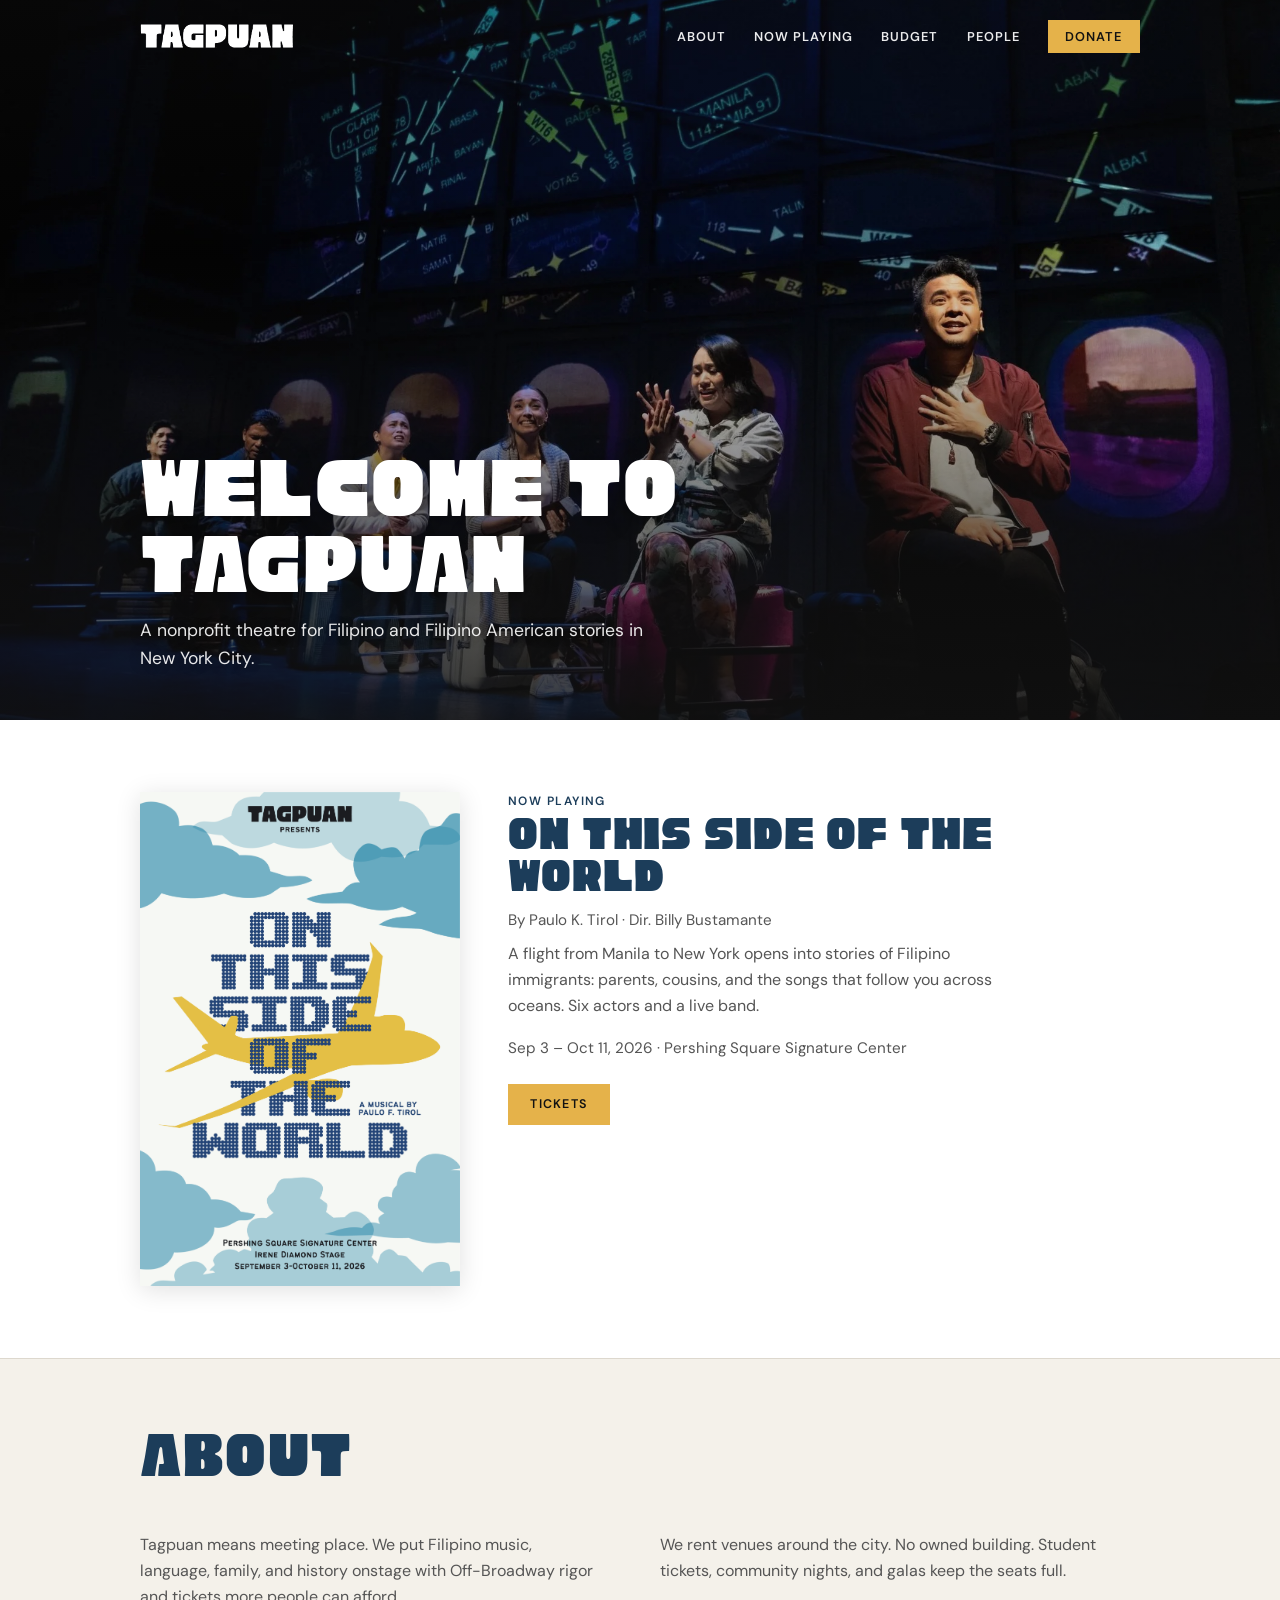
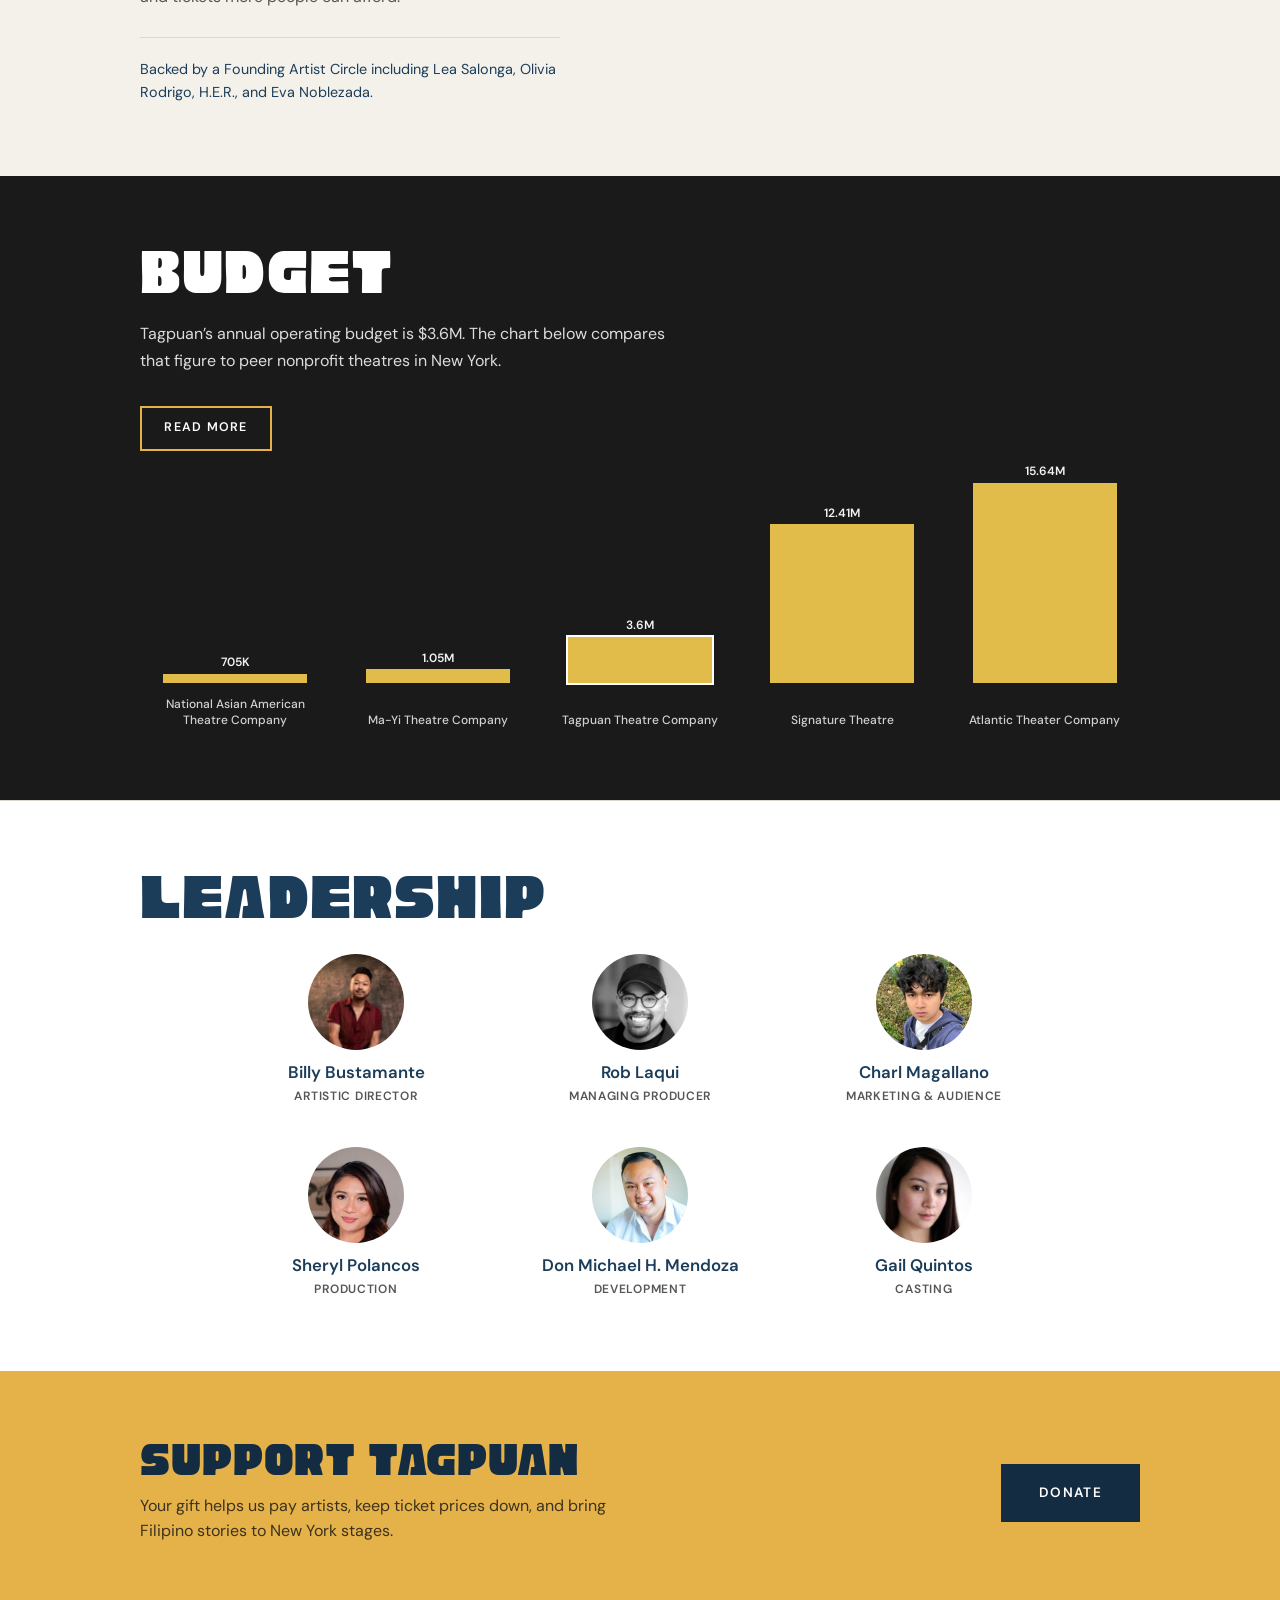
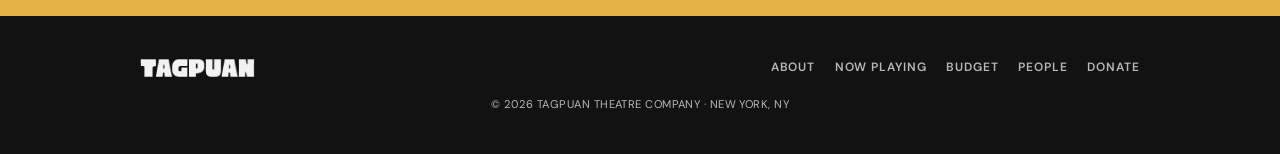
<file: index.html>
<!DOCTYPE html>
<html lang="en">
<head>
  <meta charset="UTF-8" />
  <meta name="viewport" content="width=device-width, initial-scale=1.0" />
  <meta name="description" content="Tagpuan Theatre Company — Filipino and Filipino American stories on New York stages." />
  <title>Tagpuan Theatre Company</title>
  <link rel="preconnect" href="https://fonts.googleapis.com" />
  <link rel="preconnect" href="https://fonts.gstatic.com" crossorigin />
  <link href="https://fonts.googleapis.com/css2?family=DM+Sans:wght@400;500;600&display=swap" rel="stylesheet" />
  <link rel="stylesheet" href="styles.css" />
</head>
<body>
  <main>
    <section class="hero" aria-labelledby="hero-heading">
      <header class="site-header">
        <nav class="nav" aria-label="Main">
          <a class="logo" href="#">
            <img src="Tagpuan.png" alt="Tagpuan" width="154" height="32" />
          </a>
          <button class="nav-toggle" type="button" aria-expanded="false" aria-controls="nav-menu" aria-label="Open menu">
            <span></span><span></span><span></span>
          </button>
          <ul id="nav-menu" class="nav-links">
            <li><a href="#about">About</a></li>
            <li><a href="#show">Now Playing</a></li>
            <li><a href="#budget">Budget</a></li>
            <li><a href="#people">People</a></li>
            <li><a href="#support" class="btn-nav">Donate</a></li>
          </ul>
        </nav>
      </header>
      <img
        class="hero-img"
        src="actors.png"
        alt="Cast of On This Side of the World on stage"
        width="1600"
        height="900"
      />
      <div class="hero-content wrap">
        <h1 id="hero-heading">Welcome to<br />Tagpuan</h1>
        <p class="hero-lead">
          A nonprofit theatre for Filipino and Filipino American stories in New York City.
        </p>
      </div>
    </section>

    <section id="show" class="now-playing">
      <div class="wrap">
        <article class="show-card">
          <a class="show-poster-link" href="#support">
            <img
              src="OTSOTW.png"
              alt="On This Side of the World poster"
              width="1651"
              height="2551"
            />
          </a>
          <div class="show-info">
            <p class="show-kicker">Now Playing</p>
            <h2>On This Side of the World</h2>
            <p class="show-meta">By Paulo K. Tirol · Dir. Billy Bustamante</p>
            <p class="show-blurb">
              A flight from Manila to New York opens into stories of Filipino immigrants: parents, cousins,
              and the songs that follow you across oceans. Six actors and a live band.
            </p>
            <p class="show-dates">Sep 3 – Oct 11, 2026 · Pershing Square Signature Center</p>
            <a class="btn" href="#support">Tickets</a>
          </div>
        </article>
      </div>
    </section>

    <section id="about" class="about">
      <div class="wrap about-wrap">
        <h2 class="block-title">About</h2>
        <p>
          Tagpuan means meeting place. We put Filipino music, language, family, and history onstage
          with Off-Broadway rigor and tickets more people can afford.
        </p>
        <p>
          We rent venues around the city. No owned building. Student tickets, community nights, and galas
          keep the seats full.
        </p>
        <p class="about-note">
          Backed by a Founding Artist Circle including Lea Salonga, Olivia Rodrigo, H.E.R., and Eva Noblezada.
        </p>
      </div>
    </section>

    <section id="budget" class="budget">
      <div class="wrap">
        <h2 class="budget-heading">Budget</h2>
        <p class="budget-note">
          Tagpuan’s annual operating budget is $3.6M. The chart below compares that figure to peer nonprofit theatres in New York.
        </p>
        <p class="budget-more">
          <a class="btn btn-read-more" href="budget.html">Read more</a>
        </p>
        <figure class="budget-chart" aria-label="Annual operating budgets: National Asian American Theatre Company, Ma-Yi Theatre Company, Tagpuan Theatre Company, Signature Theatre, Atlantic Theater Company">
          <div class="bars" role="list">
            <div class="bar" role="listitem">
              <div class="bar-body">
                <div class="bar-track">
                  <div class="bar-stack">
                    <span class="bar-value">705K</span>
                    <span class="bar-fill" style="--scale: 0.0451"></span>
                  </div>
                </div>
              </div>
              <span class="bar-label">National Asian American Theatre Company</span>
            </div>
            <div class="bar" role="listitem">
              <div class="bar-body">
                <div class="bar-track">
                  <div class="bar-stack">
                    <span class="bar-value">1.05M</span>
                    <span class="bar-fill" style="--scale: 0.0671"></span>
                  </div>
                </div>
              </div>
              <span class="bar-label">Ma-Yi Theatre Company</span>
            </div>
            <div class="bar bar--tagpuan" role="listitem">
              <div class="bar-body">
                <div class="bar-track">
                  <div class="bar-stack">
                    <span class="bar-value">3.6M</span>
                    <span class="bar-fill" style="--scale: 0.2302"></span>
                  </div>
                </div>
              </div>
              <span class="bar-label">Tagpuan Theatre Company</span>
            </div>
            <div class="bar" role="listitem">
              <div class="bar-body">
                <div class="bar-track">
                  <div class="bar-stack">
                    <span class="bar-value">12.41M</span>
                    <span class="bar-fill" style="--scale: 0.7935"></span>
                  </div>
                </div>
              </div>
              <span class="bar-label">Signature Theatre</span>
            </div>
            <div class="bar" role="listitem">
              <div class="bar-body">
                <div class="bar-track">
                  <div class="bar-stack">
                    <span class="bar-value">15.64M</span>
                    <span class="bar-fill" style="--scale: 1"></span>
                  </div>
                </div>
              </div>
              <span class="bar-label">Atlantic Theater Company</span>
            </div>
          </div>
        </figure>
      </div>
    </section>

    <section id="people" class="people">
      <div class="wrap">
        <h2 class="block-title">Leadership</h2>
        <ul class="people-grid">
          <li>
            <img src="images/team/billy-bustamante-web.jpeg" alt="Billy Bustamante" width="120" height="120" />
            <span class="name">Billy Bustamante</span>
            <span class="role">Artistic Director</span>
          </li>
          <li>
            <img src="images/team/rob-laqui-web.jpeg" alt="Rob Laqui" width="120" height="120" />
            <span class="name">Rob Laqui</span>
            <span class="role">Managing Producer</span>
          </li>
          <li>
            <img src="images/team/charl-magallano-web.jpeg" alt="Charl Magallano" width="120" height="120" />
            <span class="name">Charl Magallano</span>
            <span class="role">Marketing &amp; Audience</span>
          </li>
          <li>
            <img src="images/team/sheryl-polancos-web.jpeg" alt="Sheryl Polancos" width="120" height="120" />
            <span class="name">Sheryl Polancos</span>
            <span class="role">Production</span>
          </li>
          <li>
            <img src="images/team/don-michael-mendoza-web.jpeg" alt="Don Michael H. Mendoza" width="120" height="120" />
            <span class="name">Don Michael H. Mendoza</span>
            <span class="role">Development</span>
          </li>
          <li>
            <img src="images/team/gail-quintos-web.jpeg" alt="Gail Quintos" width="120" height="120" />
            <span class="name">Gail Quintos</span>
            <span class="role">Casting</span>
          </li>
        </ul>
      </div>
    </section>

    <section id="support" class="cta-band">
      <div class="wrap cta-wrap">
        <div class="cta-copy">
          <h2>Support Tagpuan</h2>
          <p>Your gift helps us pay artists, keep ticket prices down, and bring Filipino stories to New York stages.</p>
        </div>
        <a class="btn btn-cta" href="mailto:hello@tagpuantheatre.org">Donate</a>
      </div>
    </section>
  </main>

  <footer class="site-footer">
    <div class="wrap footer-wrap">
      <img src="Tagpuan.png" alt="" class="footer-logo" width="154" height="32" />
      <nav aria-label="Footer">
        <a href="#about">About</a>
        <a href="#show">Now Playing</a>
        <a href="#budget">Budget</a>
        <a href="#people">People</a>
        <a href="#support">Donate</a>
      </nav>
      <p class="copy">&copy; 2026 Tagpuan Theatre Company · New York, NY</p>
    </div>
  </footer>

  <script src="script.js"></script>
</body>
</html>
</file>
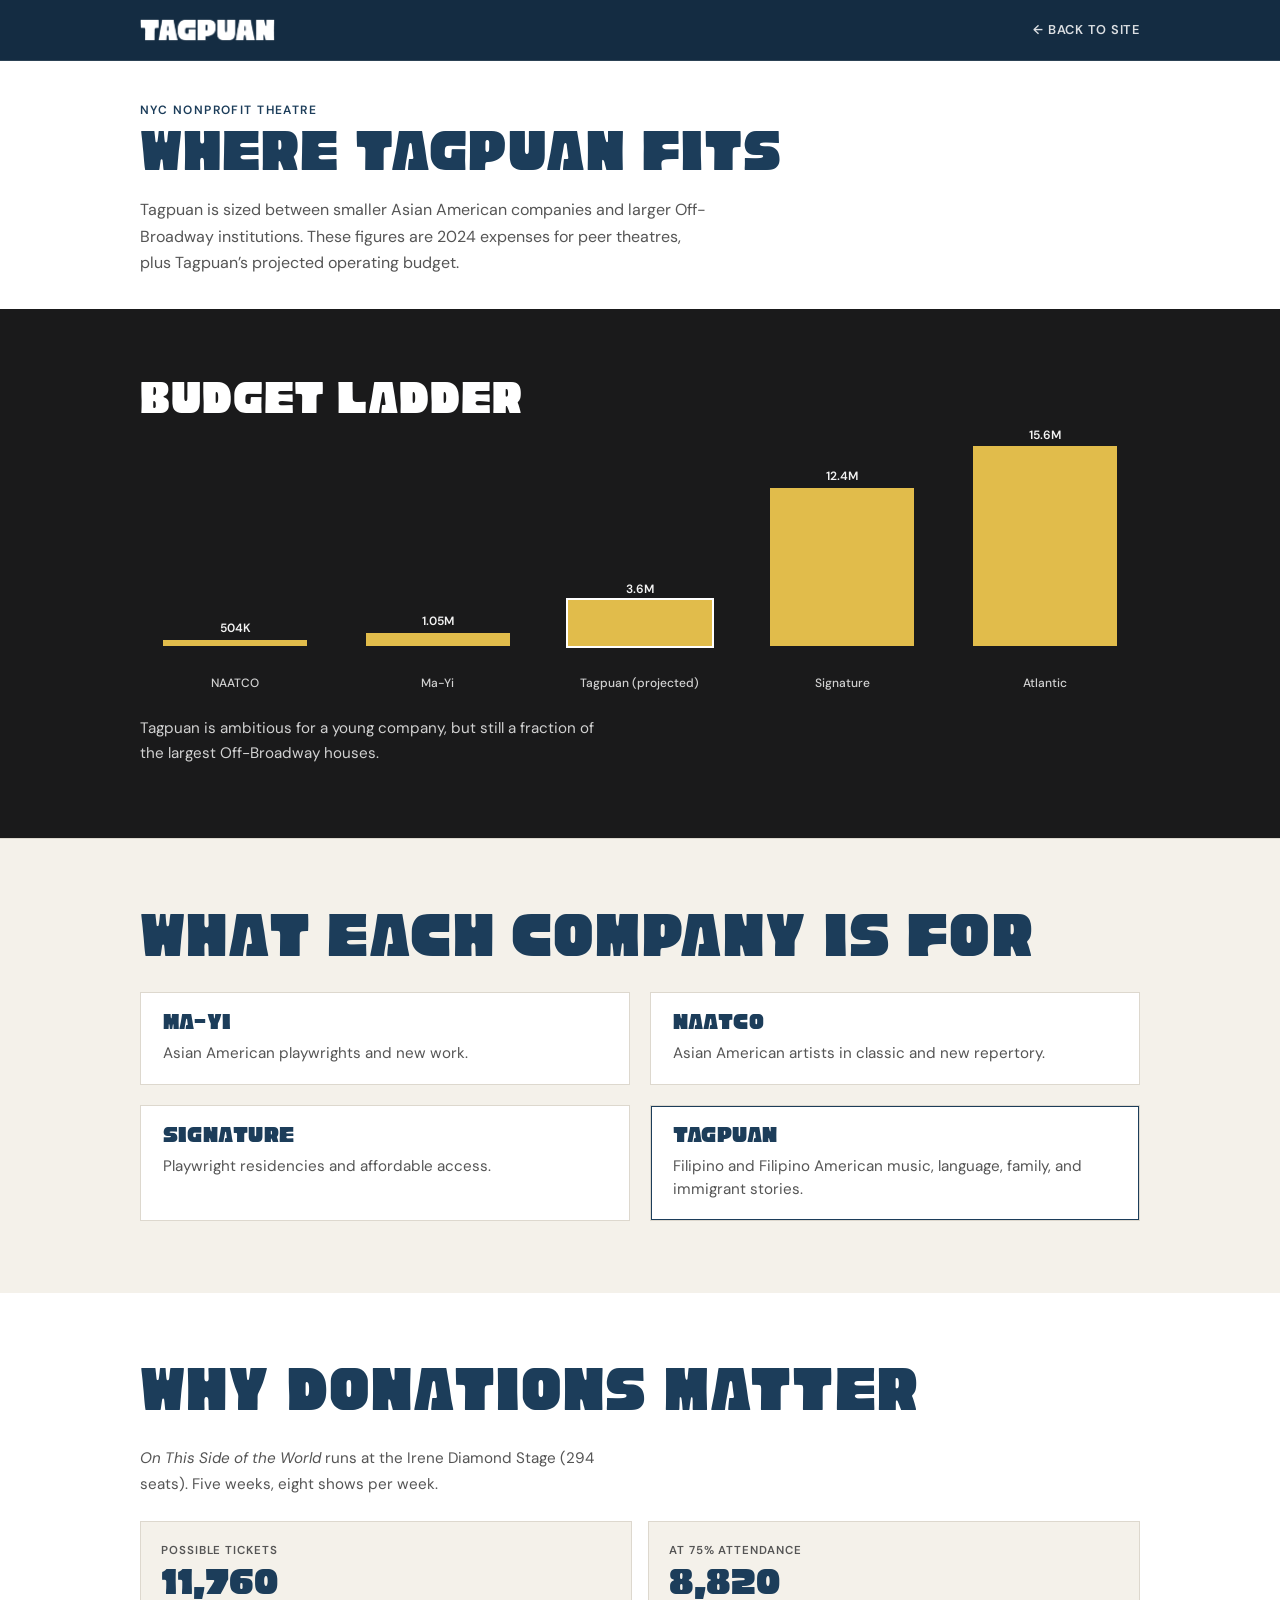
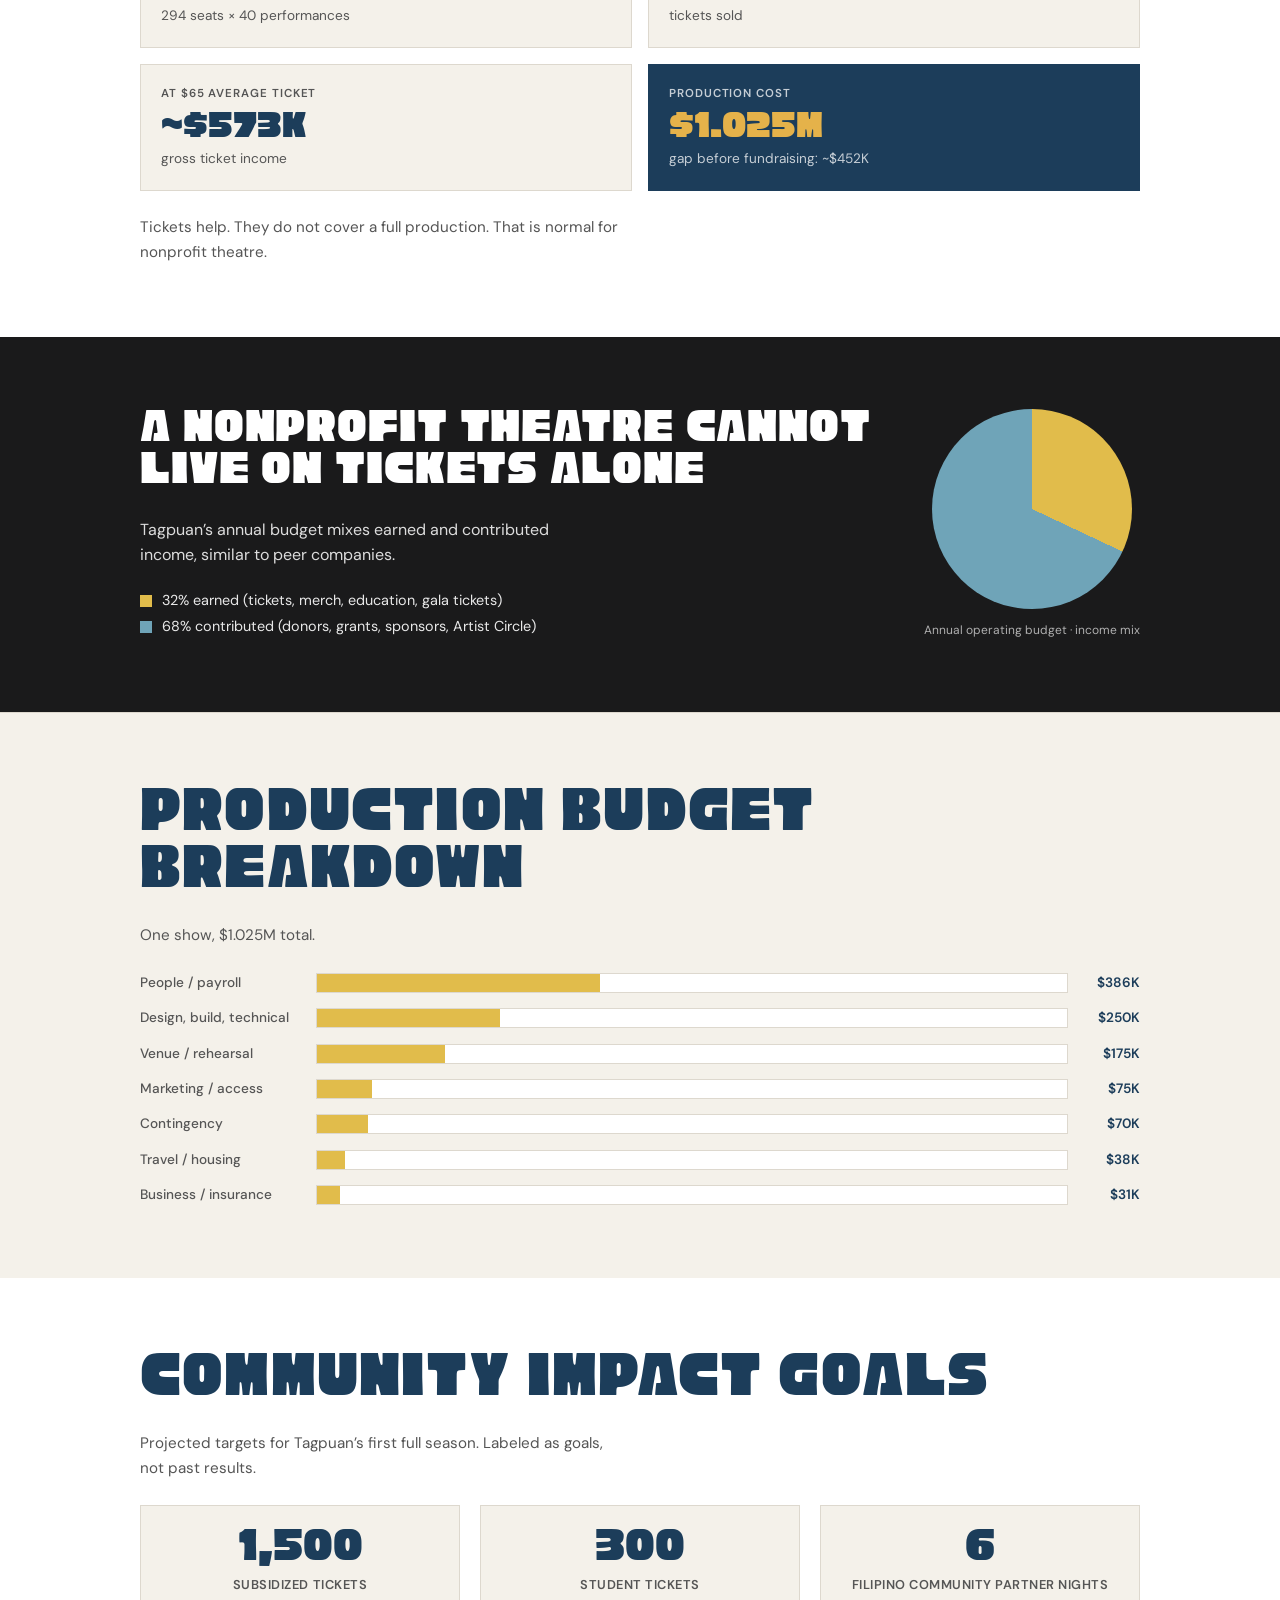
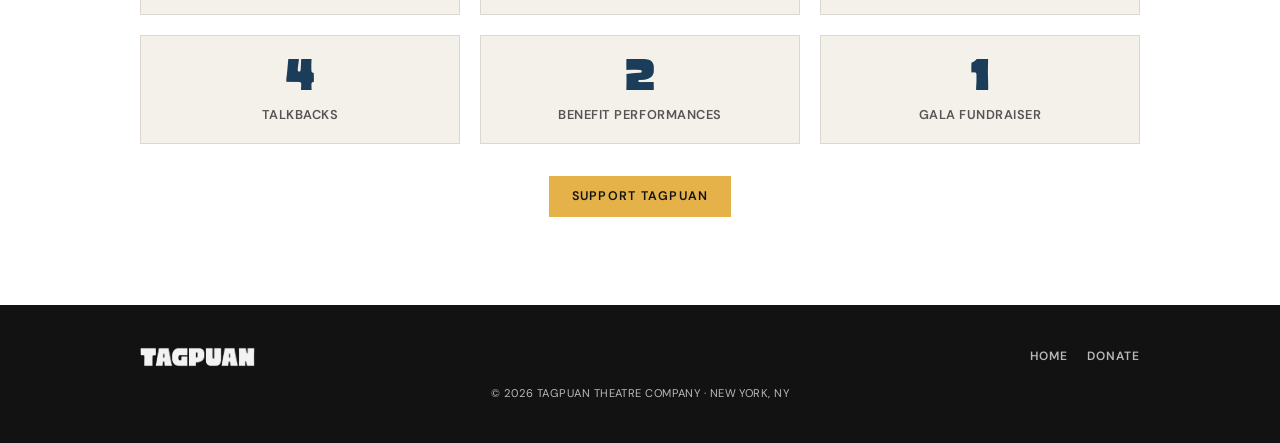
<file: budget.html>
<!DOCTYPE html>
<html lang="en">
<head>
  <meta charset="UTF-8" />
  <meta name="viewport" content="width=device-width, initial-scale=1.0" />
  <meta name="description" content="How Tagpuan fits in the NYC nonprofit theatre ecosystem — budgets, ticket math, and community goals." />
  <title>Budget &amp; Impact · Tagpuan Theatre Company</title>
  <link rel="preconnect" href="https://fonts.googleapis.com" />
  <link rel="preconnect" href="https://fonts.gstatic.com" crossorigin />
  <link href="https://fonts.googleapis.com/css2?family=DM+Sans:wght@400;500;600&display=swap" rel="stylesheet" />
  <link rel="stylesheet" href="styles.css" />
</head>
<body class="info-page">
  <header class="info-header">
    <div class="wrap info-header-inner">
      <a class="logo" href="index.html">
        <img src="Tagpuan.png" alt="Tagpuan" width="154" height="32" />
      </a>
      <a class="info-back" href="index.html">← Back to site</a>
    </div>
  </header>

  <main class="info-main">
    <div class="wrap">
      <p class="info-kicker">NYC nonprofit theatre</p>
      <h1 class="info-title">Where Tagpuan fits</h1>
      <p class="info-lead">
        Tagpuan is sized between smaller Asian American companies and larger Off-Broadway institutions.
        These figures are 2024 expenses for peer theatres, plus Tagpuan’s projected operating budget.
      </p>
    </div>

    <section id="where-we-fit" class="info-section info-section--dark">
      <div class="wrap">
        <h2 class="info-heading">Budget ladder</h2>
        <figure class="budget-chart" aria-label="Theatre operating budgets compared">
          <div class="bars" role="list">
            <div class="bar" role="listitem">
              <div class="bar-body">
                <div class="bar-track">
                  <div class="bar-stack">
                    <span class="bar-value">504K</span>
                    <span class="bar-fill" style="--scale: 0.0322"></span>
                  </div>
                </div>
              </div>
              <span class="bar-label">NAATCO</span>
            </div>
            <div class="bar" role="listitem">
              <div class="bar-body">
                <div class="bar-track">
                  <div class="bar-stack">
                    <span class="bar-value">1.05M</span>
                    <span class="bar-fill" style="--scale: 0.0671"></span>
                  </div>
                </div>
              </div>
              <span class="bar-label">Ma-Yi</span>
            </div>
            <div class="bar bar--tagpuan" role="listitem">
              <div class="bar-body">
                <div class="bar-track">
                  <div class="bar-stack">
                    <span class="bar-value">3.6M</span>
                    <span class="bar-fill" style="--scale: 0.2302"></span>
                  </div>
                </div>
              </div>
              <span class="bar-label">Tagpuan (projected)</span>
            </div>
            <div class="bar" role="listitem">
              <div class="bar-body">
                <div class="bar-track">
                  <div class="bar-stack">
                    <span class="bar-value">12.4M</span>
                    <span class="bar-fill" style="--scale: 0.7928"></span>
                  </div>
                </div>
              </div>
              <span class="bar-label">Signature</span>
            </div>
            <div class="bar" role="listitem">
              <div class="bar-body">
                <div class="bar-track">
                  <div class="bar-stack">
                    <span class="bar-value">15.6M</span>
                    <span class="bar-fill" style="--scale: 1"></span>
                  </div>
                </div>
              </div>
              <span class="bar-label">Atlantic</span>
            </div>
          </div>
        </figure>
        <p class="info-caption">Tagpuan is ambitious for a young company, but still a fraction of the largest Off-Broadway houses.</p>
      </div>
    </section>

    <section id="mission" class="info-section info-section--cream">
      <div class="wrap">
        <h2 class="block-title">What each company is for</h2>
        <ul class="mission-cards">
          <li>
            <h3>Ma-Yi</h3>
            <p>Asian American playwrights and new work.</p>
          </li>
          <li>
            <h3>NAATCO</h3>
            <p>Asian American artists in classic and new repertory.</p>
          </li>
          <li>
            <h3>Signature</h3>
            <p>Playwright residencies and affordable access.</p>
          </li>
          <li class="mission-cards__tagpuan">
            <h3>Tagpuan</h3>
            <p>Filipino and Filipino American music, language, family, and immigrant stories.</p>
          </li>
        </ul>
      </div>
    </section>

    <section id="donations" class="info-section">
      <div class="wrap">
        <h2 class="block-title">Why donations matter</h2>
        <p class="info-note">
          <em>On This Side of the World</em> runs at the Irene Diamond Stage (294 seats). Five weeks, eight shows per week.
        </p>
        <div class="math-grid">
          <div class="math-step">
            <span class="math-label">Possible tickets</span>
            <span class="math-value">11,760</span>
            <span class="math-detail">294 seats × 40 performances</span>
          </div>
          <div class="math-step">
            <span class="math-label">At 75% attendance</span>
            <span class="math-value">8,820</span>
            <span class="math-detail">tickets sold</span>
          </div>
          <div class="math-step">
            <span class="math-label">At $65 average ticket</span>
            <span class="math-value">~$573K</span>
            <span class="math-detail">gross ticket income</span>
          </div>
          <div class="math-step math-step--highlight">
            <span class="math-label">Production cost</span>
            <span class="math-value">$1.025M</span>
            <span class="math-detail">gap before fundraising: ~$452K</span>
          </div>
        </div>
        <p class="info-note">Tickets help. They do not cover a full production. That is normal for nonprofit theatre.</p>
      </div>
    </section>

    <section id="income-mix" class="info-section info-section--dark">
      <div class="wrap income-split">
        <div class="income-copy">
          <h2 class="info-heading">A nonprofit theatre cannot live on tickets alone</h2>
          <p>Tagpuan’s annual budget mixes earned and contributed income, similar to peer companies.</p>
          <ul class="income-legend">
            <li><span class="swatch swatch--earned"></span> 32% earned (tickets, merch, education, gala tickets)</li>
            <li><span class="swatch swatch--contrib"></span> 68% contributed (donors, grants, sponsors, Artist Circle)</li>
          </ul>
        </div>
        <figure class="pie-wrap" aria-label="Income mix: 32 percent earned, 68 percent contributed">
          <div class="pie-chart"></div>
          <figcaption class="pie-caption">Annual operating budget · income mix</figcaption>
        </figure>
      </div>
    </section>

    <section id="production" class="info-section info-section--cream">
      <div class="wrap">
        <h2 class="block-title">Production budget breakdown</h2>
        <p class="info-note">One show, $1.025M total.</p>
        <ul class="stacked-budget" role="list">
          <li>
            <span class="stacked-label">People / payroll</span>
            <span class="stacked-bar"><span class="stacked-fill" style="--pct: 37.7"></span></span>
            <span class="stacked-amt">$386K</span>
          </li>
          <li>
            <span class="stacked-label">Design, build, technical</span>
            <span class="stacked-bar"><span class="stacked-fill" style="--pct: 24.4"></span></span>
            <span class="stacked-amt">$250K</span>
          </li>
          <li>
            <span class="stacked-label">Venue / rehearsal</span>
            <span class="stacked-bar"><span class="stacked-fill" style="--pct: 17.1"></span></span>
            <span class="stacked-amt">$175K</span>
          </li>
          <li>
            <span class="stacked-label">Marketing / access</span>
            <span class="stacked-bar"><span class="stacked-fill" style="--pct: 7.3"></span></span>
            <span class="stacked-amt">$75K</span>
          </li>
          <li>
            <span class="stacked-label">Contingency</span>
            <span class="stacked-bar"><span class="stacked-fill" style="--pct: 6.8"></span></span>
            <span class="stacked-amt">$70K</span>
          </li>
          <li>
            <span class="stacked-label">Travel / housing</span>
            <span class="stacked-bar"><span class="stacked-fill" style="--pct: 3.7"></span></span>
            <span class="stacked-amt">$38K</span>
          </li>
          <li>
            <span class="stacked-label">Business / insurance</span>
            <span class="stacked-bar"><span class="stacked-fill" style="--pct: 3"></span></span>
            <span class="stacked-amt">$31K</span>
          </li>
        </ul>
      </div>
    </section>

    <section id="community" class="info-section">
      <div class="wrap">
        <h2 class="block-title">Community impact goals</h2>
        <p class="info-note">Projected targets for Tagpuan’s first full season. Labeled as goals, not past results.</p>
        <ul class="impact-grid">
          <li><span class="impact-num">1,500</span><span class="impact-label">subsidized tickets</span></li>
          <li><span class="impact-num">300</span><span class="impact-label">student tickets</span></li>
          <li><span class="impact-num">6</span><span class="impact-label">Filipino community partner nights</span></li>
          <li><span class="impact-num">4</span><span class="impact-label">talkbacks</span></li>
          <li><span class="impact-num">2</span><span class="impact-label">benefit performances</span></li>
          <li><span class="impact-num">1</span><span class="impact-label">gala fundraiser</span></li>
        </ul>
        <p class="info-cta-wrap">
          <a class="btn" href="index.html#support">Support Tagpuan</a>
        </p>
      </div>
    </section>
  </main>

  <footer class="site-footer">
    <div class="wrap footer-wrap">
      <img src="Tagpuan.png" alt="" class="footer-logo" width="154" height="32" />
      <nav aria-label="Footer">
        <a href="index.html">Home</a>
        <a href="index.html#support">Donate</a>
      </nav>
      <p class="copy">&copy; 2026 Tagpuan Theatre Company · New York, NY</p>
    </div>
  </footer>
</body>
</html>
</file>
<file: styles.css>
@font-face {
  font-family: "Cubao";
  src: url("Cubao/CubaoFree2-Regular.ttf") format("truetype");
  font-weight: 400;
  font-style: normal;
  font-display: swap;
}

:root {
  --cream: #f4f1ea;
  --navy: #1c3d5a;
  --navy-deep: #142c42;
  --gold: #e5b24a;
  --gold-chart: #e1bc4b;
  --ink: #121212;
  --charcoal: #1a1a1b;
  --muted: #555;
  --line: #ddd8ce;
  --sky: #6fa4b8;
  --sky-pill: #2a4a6b;
  --display: "Cubao", "Arial Narrow", sans-serif;
  --body: "DM Sans", system-ui, sans-serif;
  --section-y: clamp(3rem, 7vw, 4.5rem);
  --wrap: min(1000px, 92vw);
  --header-offset: 4.5rem;
}

*,
*::before,
*::after {
  box-sizing: border-box;
}

html {
  scroll-behavior: smooth;
  scroll-padding-top: var(--header-offset);
}

body {
  margin: 0;
  font-family: var(--body);
  font-size: 1rem;
  line-height: 1.6;
  color: var(--ink);
  background: #fff;
}

img {
  display: block;
  max-width: 100%;
  height: auto;
}

a {
  color: inherit;
}

.wrap {
  width: var(--wrap);
  margin-inline: auto;
}

section[id] {
  scroll-margin-top: var(--header-offset);
}

.block-title,
h1,
h2,
h3,
.cta-band h2 {
  font-family: var(--display);
  font-weight: 400;
  line-height: 0.95;
  text-transform: uppercase;
  letter-spacing: 0.02em;
}

.block-title {
  font-size: clamp(2.5rem, 6vw, 3.75rem);
  color: var(--navy);
  margin: 0 0 1.5rem;
}

.site-header {
  position: absolute;
  top: 0;
  left: 0;
  right: 0;
  z-index: 200;
  background: transparent;
  border: none;
}

.nav {
  display: flex;
  align-items: center;
  justify-content: space-between;
  width: min(1000px, 92vw);
  margin-inline: auto;
  padding: 1.25rem 0;
}

.logo img {
  height: 32px;
  width: auto;
  mix-blend-mode: screen;
}

.nav-links {
  display: flex;
  align-items: center;
  gap: 1.75rem;
  list-style: none;
  margin: 0;
  padding: 0;
}

.nav-links a {
  font-size: 0.8rem;
  font-weight: 600;
  letter-spacing: 0.08em;
  text-transform: uppercase;
  text-decoration: none;
  color: rgba(255, 255, 255, 0.92);
}

.nav-links a:hover {
  color: #fff;
}

.btn-nav {
  background: var(--gold) !important;
  color: var(--ink) !important;
  padding: 0.5rem 1.1rem !important;
}

.btn-nav:hover {
  background: var(--navy) !important;
  color: var(--cream) !important;
}

.nav-toggle {
  display: none;
  flex-direction: column;
  justify-content: center;
  gap: 5px;
  width: 32px;
  height: 32px;
  padding: 0;
  background: none;
  border: none;
  cursor: pointer;
}

.nav-toggle span {
  display: block;
  width: 24px;
  height: 2px;
  background: #fff;
  transition: transform 0.2s ease, opacity 0.2s ease;
}

.nav-toggle[aria-expanded="true"] span:nth-child(1) {
  transform: translateY(7px) rotate(45deg);
}

.nav-toggle[aria-expanded="true"] span:nth-child(2) {
  opacity: 0;
}

.nav-toggle[aria-expanded="true"] span:nth-child(3) {
  transform: translateY(-7px) rotate(-45deg);
}

.btn {
  display: inline-block;
  padding: 0.65rem 1.4rem;
  font-size: 0.78rem;
  font-weight: 600;
  letter-spacing: 0.1em;
  text-transform: uppercase;
  text-decoration: none;
  background: var(--gold);
  color: var(--ink);
  border: none;
}

.btn:hover {
  background: var(--navy);
  color: var(--cream);
}

.hero {
  position: relative;
  min-height: min(88vh, 720px);
  display: flex;
  flex-direction: column;
  justify-content: flex-end;
}

.hero-img {
  position: absolute;
  inset: 0;
  width: 100%;
  height: 100%;
  object-fit: cover;
  object-position: center 35%;
}

.hero::after {
  content: "";
  position: absolute;
  inset: 0;
  background: linear-gradient(
    to bottom,
    rgba(18, 18, 18, 0.35) 0%,
    rgba(18, 18, 18, 0.1) 35%,
    rgba(18, 18, 18, 0.55) 70%,
    rgba(18, 18, 18, 0.82) 100%
  );
  pointer-events: none;
}

.hero-content {
  position: relative;
  z-index: 2;
  padding: 0 0 3rem;
}

.hero h1 {
  font-size: clamp(3rem, 8vw, 5rem);
  color: #fff;
  margin: 0 0 0.5rem;
  text-shadow: 0 2px 24px rgba(0, 0, 0, 0.35);
}

.hero-lead {
  margin: 0;
  font-size: 1.1rem;
  color: rgba(255, 255, 255, 0.9);
  max-width: 42ch;
  text-shadow: 0 1px 12px rgba(0, 0, 0, 0.4);
}

.now-playing {
  padding: var(--section-y) 0;
  background: #fff;
}

.show-card {
  display: grid;
  grid-template-columns: minmax(260px, 320px) 1fr;
  gap: 3rem;
  align-items: start;
}

.show-poster-link {
  display: block;
  line-height: 0;
}

.show-poster-link img {
  width: 100%;
  box-shadow: 0 4px 24px rgba(0, 0, 0, 0.12);
}

.show-kicker {
  margin: 0 0 0.35rem;
  font-family: var(--body);
  font-size: 0.75rem;
  font-weight: 600;
  letter-spacing: 0.12em;
  text-transform: uppercase;
  color: var(--navy);
}

.show-info h2 {
  font-size: clamp(2rem, 5vw, 2.75rem);
  color: var(--navy);
  margin: 0 0 0.5rem;
}

.show-meta,
.show-dates {
  margin: 0 0 0.5rem;
  font-size: 0.95rem;
  color: var(--muted);
}

.show-blurb {
  margin: 0 0 1rem;
  max-width: 46ch;
  font-size: 1rem;
  line-height: 1.65;
  color: var(--muted);
}

.show-dates {
  margin-bottom: 1.5rem;
}

.about {
  padding: var(--section-y) 0;
  background: var(--cream);
  border-top: 1px solid var(--line);
}

.about-wrap {
  display: grid;
  gap: 1rem 2.5rem;
}

.about-wrap p {
  margin: 0;
  max-width: 42ch;
  color: var(--muted);
}

.about-note {
  grid-column: 1 / -1;
  max-width: 52ch;
  margin-top: 0.5rem !important;
  padding-top: 1.25rem;
  border-top: 1px solid var(--line);
  font-size: 0.9rem;
  color: var(--navy) !important;
}

@media (min-width: 721px) {
  .about-wrap {
    grid-template-columns: 1fr 1fr;
    gap: 1.25rem 2.5rem;
  }

  .about-wrap > .block-title {
    grid-column: 1 / -1;
  }

  .about-wrap > p:nth-child(2) {
    grid-column: 1;
    grid-row: 2;
  }

  .about-wrap > p:nth-child(3) {
    grid-column: 2;
    grid-row: 2;
    align-self: start;
  }

  .about-wrap > .about-note {
    grid-row: 3;
  }
}

.budget {
  padding: var(--section-y) 0;
  background: var(--charcoal);
  color: #fff;
}

.budget-heading {
  font-family: var(--display);
  font-size: clamp(2.5rem, 6vw, 3.75rem);
  font-weight: 400;
  line-height: 0.95;
  letter-spacing: 0.02em;
  text-transform: uppercase;
  color: #fff;
  margin: 0 0 1rem;
}

.budget-note {
  margin: 0 0 2rem;
  max-width: 48ch;
  font-size: 1rem;
  line-height: 1.65;
  color: rgba(255, 255, 255, 0.85);
}

.budget-chart {
  margin: 0;
  width: 100%;
}

.bars {
  display: grid;
  grid-template-columns: repeat(5, 1fr);
  gap: 1rem 0.75rem;
  align-items: end;
}

.bar {
  display: flex;
  flex-direction: column;
  align-items: center;
  min-width: 0;
}

.bar-body {
  display: flex;
  flex-direction: column;
  align-items: center;
  width: 100%;
}

.bar-track {
  --bar-max-h: 200px;
  display: flex;
  align-items: flex-end;
  justify-content: center;
  width: 100%;
  max-width: 9rem;
  height: var(--bar-max-h);
}

.bar-stack {
  display: flex;
  flex-direction: column;
  align-items: center;
  justify-content: flex-end;
  width: 100%;
}

.bar-value {
  font-family: var(--body);
  font-size: 0.75rem;
  font-weight: 600;
  line-height: 1;
  margin-bottom: 0.35rem;
  white-space: nowrap;
  text-align: center;
  color: rgba(255, 255, 255, 0.95);
}

.bar-fill {
  display: block;
  width: 100%;
  height: calc(var(--scale, 0) * var(--bar-max-h));
  background: var(--gold-chart);
}

.bar--tagpuan .bar-fill {
  box-shadow: 0 0 0 2px #fff;
}

.bar-label {
  margin-top: 0.75rem;
  min-height: 2.8em;
  width: 100%;
  display: flex;
  align-items: flex-end;
  justify-content: center;
  font-family: var(--body);
  font-size: clamp(0.62rem, 1.4vw, 0.75rem);
  font-weight: 500;
  text-align: center;
  line-height: 1.3;
  color: rgba(255, 255, 255, 0.8);
  text-wrap: balance;
}

.people {
  padding: var(--section-y) 0;
  background: #fff;
  border-top: 1px solid var(--line);
}

.people-grid {
  list-style: none;
  margin: 0;
  padding: 0;
  display: grid;
  grid-template-columns: repeat(3, 1fr);
  gap: 2.5rem 2rem;
  max-width: 820px;
  margin-inline: auto;
}

.people-grid li {
  text-align: center;
}

.people-grid img {
  width: 96px;
  height: 96px;
  margin: 0 auto 0.75rem;
  border-radius: 50%;
  object-fit: cover;
  object-position: top center;
}

.people-grid .name {
  display: block;
  font-family: var(--body);
  font-size: 1.05rem;
  font-weight: 600;
  color: var(--navy);
  line-height: 1.3;
}

.people-grid .role {
  display: block;
  margin-top: 0.2rem;
  font-size: 0.75rem;
  font-weight: 600;
  letter-spacing: 0.06em;
  text-transform: uppercase;
  color: var(--muted);
}

.cta-band {
  padding: var(--section-y) 0;
  background: var(--gold);
}

.cta-wrap {
  display: grid;
  grid-template-columns: 1fr auto;
  align-items: center;
  gap: 2rem 3rem;
}

.cta-copy h2 {
  font-family: var(--display);
  font-size: clamp(2rem, 5vw, 2.75rem);
  color: var(--navy-deep);
  margin: 0 0 0.5rem;
  line-height: 0.95;
}

.cta-copy p {
  margin: 0;
  max-width: 44ch;
  font-size: 1rem;
  line-height: 1.6;
  color: rgba(18, 18, 18, 0.8);
}

.btn-cta {
  flex-shrink: 0;
  padding: 1rem 2.25rem;
  font-size: 0.85rem;
  background: var(--navy-deep);
  color: #fff;
  border: 2px solid var(--navy-deep);
}

.btn-cta:hover {
  background: transparent;
  color: var(--navy-deep);
}

.site-footer {
  padding: 2.5rem 0;
  background: var(--ink);
  color: rgba(255, 255, 255, 0.7);
}

.footer-wrap {
  display: grid;
  grid-template-columns: 1fr auto;
  grid-template-rows: auto auto;
  align-items: center;
  gap: 1rem 2rem;
}

.footer-logo {
  grid-column: 1;
  grid-row: 1;
  height: 24px;
  width: auto;
  opacity: 0.95;
  justify-self: start;
}

.site-footer nav {
  grid-column: 2;
  grid-row: 1;
  display: flex;
  flex-wrap: nowrap;
  justify-content: flex-end;
  gap: clamp(0.75rem, 1.5vw, 1.25rem);
  justify-self: end;
}

.site-footer nav a {
  font-size: 0.75rem;
  font-weight: 600;
  letter-spacing: 0.08em;
  text-transform: uppercase;
  text-decoration: none;
  color: rgba(255, 255, 255, 0.7);
}

.site-footer nav a:hover {
  color: #fff;
}

.copy {
  grid-column: 1 / -1;
  grid-row: 2;
  margin: 0;
  font-size: 0.7rem;
  letter-spacing: 0.04em;
  text-transform: uppercase;
  text-align: center;
}

body.nav-open {
  overflow: hidden;
}

@media (max-width: 768px) {
  .show-card {
    grid-template-columns: 1fr;
    gap: 2rem;
  }

  .show-poster-link {
    max-width: min(280px, 72vw);
    margin-inline: auto;
  }

  .show-info {
    text-align: left;
  }

  .show-blurb {
    max-width: none;
  }
}

@media (max-width: 720px) {
  .hero {
    padding-top: var(--header-offset);
  }

  .site-header {
    position: fixed;
    top: 0;
    left: 0;
    right: 0;
    z-index: 600;
  }

  .nav-toggle {
    display: flex;
  }

  .logo,
  .nav-toggle {
    position: relative;
    z-index: 510;
  }

  .nav {
    width: min(1000px, 92vw);
    padding: 1rem 0;
  }

  .nav-links {
    position: fixed;
    inset: 0;
    z-index: 500;
    display: flex;
    flex-direction: column;
    align-items: stretch;
    justify-content: flex-start;
    gap: 0;
    margin: 0;
    padding: 5.25rem max(8vw, 1.25rem) 2rem;
    background: #142c42;
    opacity: 0;
    visibility: hidden;
    pointer-events: none;
    transition: opacity 0.2s ease, visibility 0.2s ease;
  }

  .nav-links.is-open {
    opacity: 1;
    visibility: visible;
    pointer-events: auto;
  }

  .nav-links li {
    width: 100%;
    padding: 0;
  }

  .nav-links a:not(.btn-nav) {
    display: block;
    padding: 0.85rem 0;
    font-family: var(--body);
    font-size: 1rem;
    font-weight: 600;
    letter-spacing: 0.06em;
    text-transform: uppercase;
    text-decoration: none;
    color: rgba(255, 255, 255, 0.92);
  }

  .nav-links a:not(.btn-nav):hover {
    color: var(--gold);
  }

  .nav-links li:last-child {
    margin-top: auto;
    padding-top: 1.5rem;
  }

  .nav-links .btn-nav {
    display: block;
    width: 100%;
    text-align: center;
    padding: 0.9rem 1.25rem !important;
    font-size: 0.8rem !important;
    border: none !important;
    background: var(--gold) !important;
    color: var(--ink) !important;
  }

  .nav-links .btn-nav:hover {
    background: #fff !important;
  }

  .budget-chart {
    margin-inline: calc((100vw - var(--wrap)) / -2);
    padding-inline: max(4vw, calc((100vw - var(--wrap)) / 2));
    overflow-x: auto;
    -webkit-overflow-scrolling: touch;
    scrollbar-width: thin;
  }

  .bars {
    grid-template-columns: repeat(5, minmax(4.5rem, 1fr));
    min-width: 22rem;
    gap: 0.75rem;
  }

  .bar-label {
    min-height: 3.2em;
    font-size: 0.62rem;
  }

  .bar-track {
    max-width: 5.5rem;
  }

  .people-grid {
    grid-template-columns: repeat(2, 1fr);
    max-width: none;
    gap: 2rem 1.25rem;
  }

  .cta-wrap {
    grid-template-columns: 1fr;
    text-align: center;
    gap: 1.5rem;
  }

  .cta-copy p {
    margin-inline: auto;
  }

  .btn-cta {
    width: 100%;
    max-width: 280px;
    margin-inline: auto;
  }

  .footer-wrap {
    grid-template-columns: 1fr;
    grid-template-rows: auto auto auto;
    justify-items: center;
    text-align: center;
    gap: 1.25rem;
  }

  .footer-logo {
    grid-column: 1;
    grid-row: 1;
    justify-self: center;
  }

  .site-footer nav {
    grid-column: 1;
    grid-row: 2;
    justify-self: center;
    justify-content: center;
    flex-wrap: wrap;
  }

  .copy {
    grid-column: 1;
    grid-row: 3;
  }
}

.budget-more {
  margin: 0 0 2rem;
}

.btn-read-more {
  background: transparent;
  color: #fff;
  border: 2px solid var(--gold);
}

.btn-read-more:hover {
  background: var(--gold);
  color: var(--ink);
}

.info-page .site-header {
  display: none;
}

.info-header {
  position: sticky;
  top: 0;
  z-index: 100;
  background: var(--navy-deep);
  border-bottom: 1px solid rgba(255, 255, 255, 0.1);
}

.info-header-inner {
  display: flex;
  align-items: center;
  justify-content: space-between;
  padding: 1rem 0;
}

.info-header .logo img {
  height: 28px;
  mix-blend-mode: screen;
}

.info-back {
  font-size: 0.8rem;
  font-weight: 600;
  letter-spacing: 0.06em;
  text-transform: uppercase;
  text-decoration: none;
  color: rgba(255, 255, 255, 0.85);
}

.info-back:hover {
  color: #fff;
}

.info-main {
  padding-bottom: 0;
}

.info-kicker {
  margin: 2.5rem 0 0.5rem;
  font-size: 0.75rem;
  font-weight: 600;
  letter-spacing: 0.12em;
  text-transform: uppercase;
  color: var(--navy);
}

.info-title {
  font-family: var(--display);
  font-size: clamp(2.25rem, 6vw, 3.5rem);
  color: var(--navy);
  margin: 0 0 1rem;
  line-height: 0.95;
}

.info-lead {
  margin: 0 0 2rem;
  max-width: 52ch;
  color: var(--muted);
  line-height: 1.65;
}

.info-section {
  padding: var(--section-y) 0;
}

.info-section--dark {
  background: var(--charcoal);
  color: #fff;
}

.info-section--cream {
  background: var(--cream);
  border-top: 1px solid var(--line);
}

.info-heading {
  font-family: var(--display);
  font-size: clamp(2rem, 5vw, 2.75rem);
  color: #fff;
  margin: 0 0 1.5rem;
  line-height: 0.95;
  text-transform: uppercase;
}

.info-caption,
.info-note {
  margin: 1.5rem 0 0;
  max-width: 48ch;
  font-size: 0.95rem;
  line-height: 1.65;
  color: rgba(255, 255, 255, 0.8);
}

.info-section:not(.info-section--dark) .info-note {
  color: var(--muted);
}

.mission-cards {
  list-style: none;
  margin: 0;
  padding: 0;
  display: grid;
  grid-template-columns: repeat(2, 1fr);
  gap: 1.25rem;
}

.mission-cards li {
  padding: 1.25rem 1.35rem;
  background: #fff;
  border: 1px solid var(--line);
}

.mission-cards h3 {
  font-family: var(--display);
  font-size: 1.35rem;
  color: var(--navy);
  margin: 0 0 0.5rem;
  text-transform: uppercase;
}

.mission-cards p {
  margin: 0;
  font-size: 0.95rem;
  color: var(--muted);
  line-height: 1.5;
}

.mission-cards__tagpuan {
  border-color: var(--navy);
  box-shadow: inset 0 0 0 1px var(--navy);
}

.math-grid {
  display: grid;
  grid-template-columns: repeat(2, 1fr);
  gap: 1rem;
  margin-top: 1.5rem;
}

.math-step {
  padding: 1.25rem;
  background: var(--cream);
  border: 1px solid var(--line);
}

.math-step--highlight {
  background: var(--navy);
  border-color: var(--navy);
  color: #fff;
}

.math-step--highlight .math-label,
.math-step--highlight .math-detail {
  color: rgba(255, 255, 255, 0.75);
}

.math-label {
  display: block;
  font-size: 0.72rem;
  font-weight: 600;
  letter-spacing: 0.08em;
  text-transform: uppercase;
  color: var(--muted);
}

.math-value {
  display: block;
  margin: 0.35rem 0 0.2rem;
  font-family: var(--display);
  font-size: clamp(1.75rem, 4vw, 2.25rem);
  color: var(--navy);
  line-height: 1;
}

.math-step--highlight .math-value {
  color: var(--gold);
}

.math-detail {
  display: block;
  font-size: 0.85rem;
  color: var(--muted);
}

.income-split {
  display: grid;
  grid-template-columns: 1fr auto;
  align-items: center;
  gap: 2.5rem;
}

.income-copy p {
  margin: 0 0 1.25rem;
  max-width: 42ch;
  color: rgba(255, 255, 255, 0.85);
}

.income-legend {
  list-style: none;
  margin: 0;
  padding: 0;
  font-size: 0.9rem;
  line-height: 1.8;
  color: rgba(255, 255, 255, 0.9);
}

.swatch {
  display: inline-block;
  width: 0.75rem;
  height: 0.75rem;
  margin-right: 0.35rem;
  vertical-align: middle;
}

.swatch--earned {
  background: var(--gold-chart);
}

.swatch--contrib {
  background: var(--sky);
}

.pie-wrap {
  margin: 0;
  text-align: center;
}

.pie-chart {
  width: min(200px, 40vw);
  height: min(200px, 40vw);
  margin-inline: auto;
  border-radius: 50%;
  background: conic-gradient(
    var(--gold-chart) 0 32%,
    var(--sky) 32% 100%
  );
}

.pie-caption {
  margin-top: 0.75rem;
  font-size: 0.75rem;
  color: rgba(255, 255, 255, 0.65);
}

.stacked-budget {
  list-style: none;
  margin: 1.5rem 0 0;
  padding: 0;
  display: grid;
  gap: 0.85rem;
}

.stacked-budget li {
  display: grid;
  grid-template-columns: 10rem 1fr 3.5rem;
  align-items: center;
  gap: 0.75rem 1rem;
}

.stacked-label {
  font-size: 0.85rem;
  font-weight: 500;
  color: var(--muted);
}

.stacked-bar {
  display: block;
  height: 1.25rem;
  background: #fff;
  border: 1px solid var(--line);
}

.stacked-fill {
  display: block;
  height: 100%;
  width: calc(var(--pct, 0) * 1%);
  background: var(--gold-chart);
}

.stacked-amt {
  font-size: 0.85rem;
  font-weight: 600;
  text-align: right;
  color: var(--navy);
}

.impact-grid {
  list-style: none;
  margin: 1.5rem 0 0;
  padding: 0;
  display: grid;
  grid-template-columns: repeat(3, 1fr);
  gap: 1.25rem;
}

.impact-grid li {
  padding: 1.25rem;
  text-align: center;
  background: var(--cream);
  border: 1px solid var(--line);
}

.impact-num {
  display: block;
  font-family: var(--display);
  font-size: clamp(2rem, 5vw, 2.75rem);
  color: var(--navy);
  line-height: 1;
}

.impact-label {
  display: block;
  margin-top: 0.4rem;
  font-size: 0.8rem;
  font-weight: 600;
  letter-spacing: 0.04em;
  text-transform: uppercase;
  color: var(--muted);
  line-height: 1.35;
}

.info-cta-wrap {
  margin-top: 2rem;
  text-align: center;
}

@media (max-width: 720px) {
  .mission-cards {
    grid-template-columns: 1fr;
  }

  .math-grid {
    grid-template-columns: 1fr;
  }

  .income-split {
    grid-template-columns: 1fr;
  }

  .pie-wrap {
    order: -1;
  }

  .stacked-budget li {
    grid-template-columns: 1fr;
    gap: 0.35rem;
  }

  .stacked-amt {
    text-align: left;
  }

  .impact-grid {
    grid-template-columns: repeat(2, 1fr);
  }
}

@media (max-width: 480px) {
  .impact-grid {
    grid-template-columns: 1fr;
  }
}
</file>
